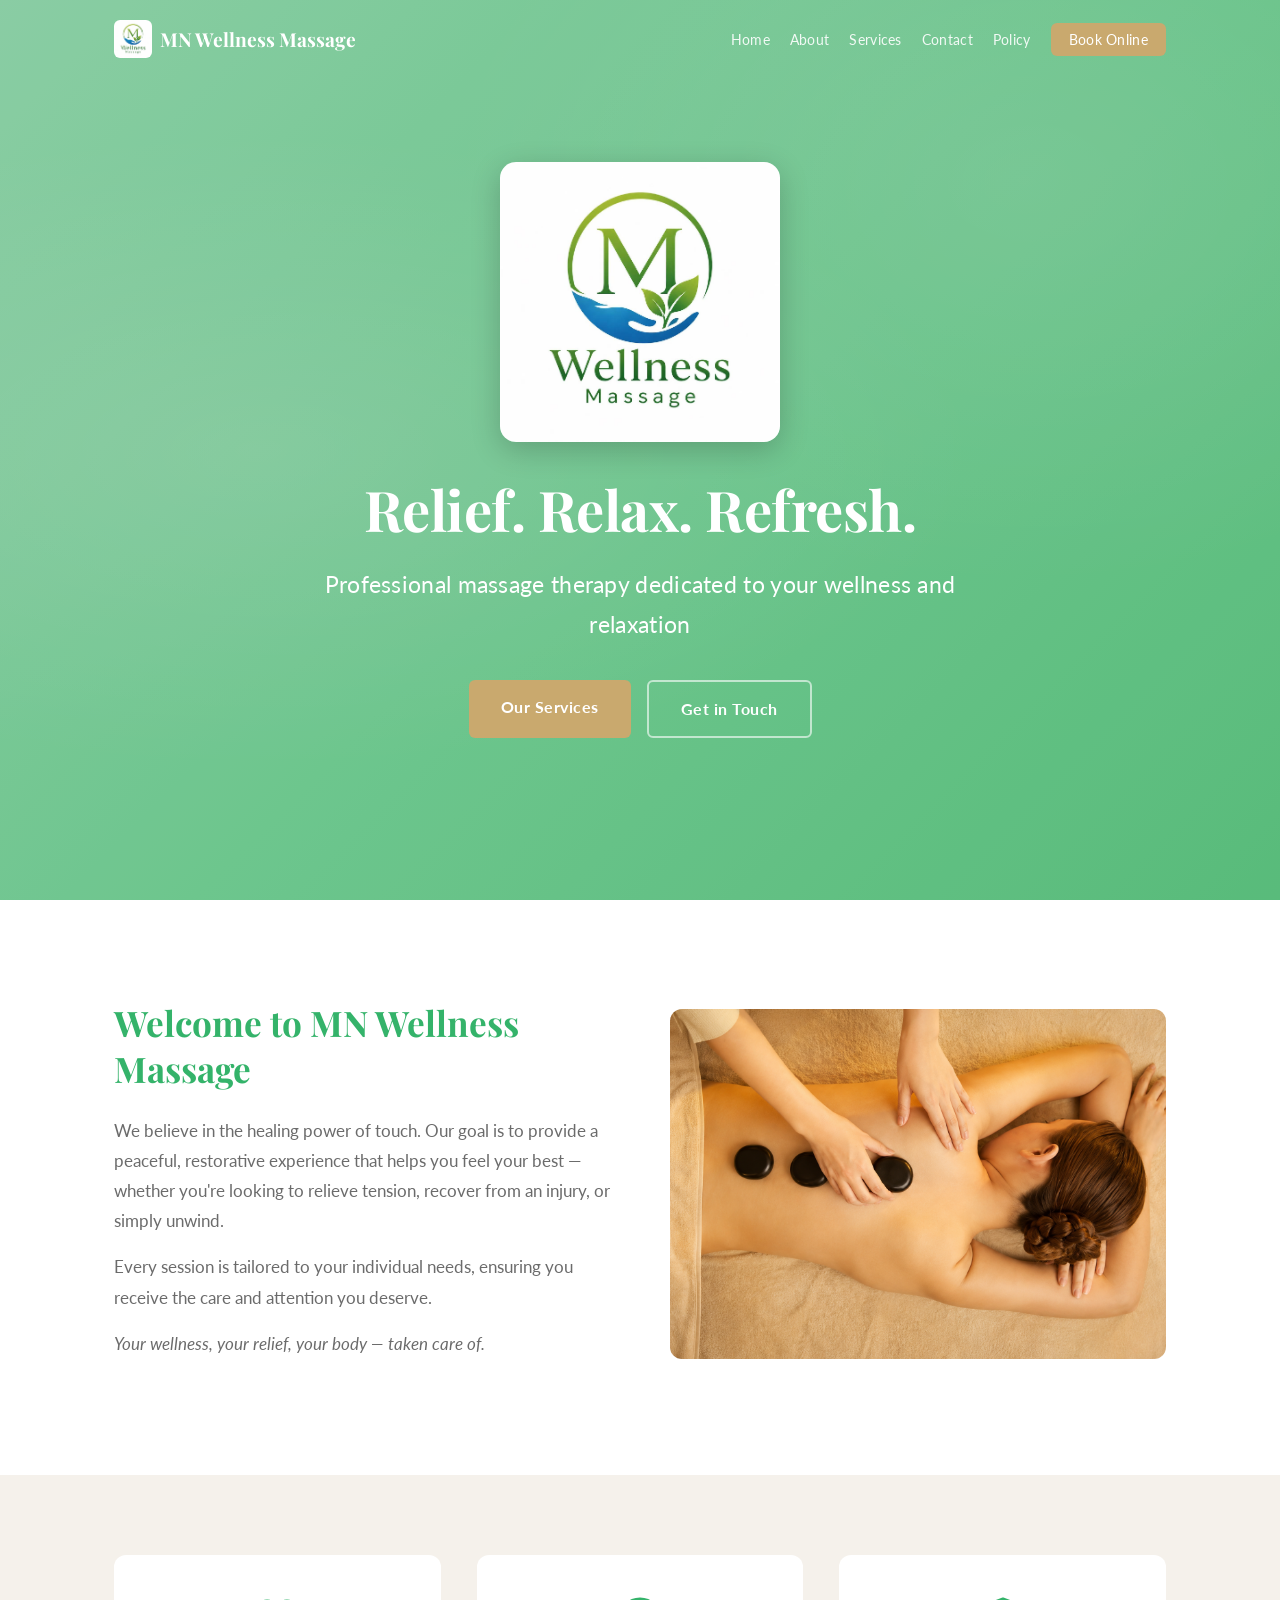
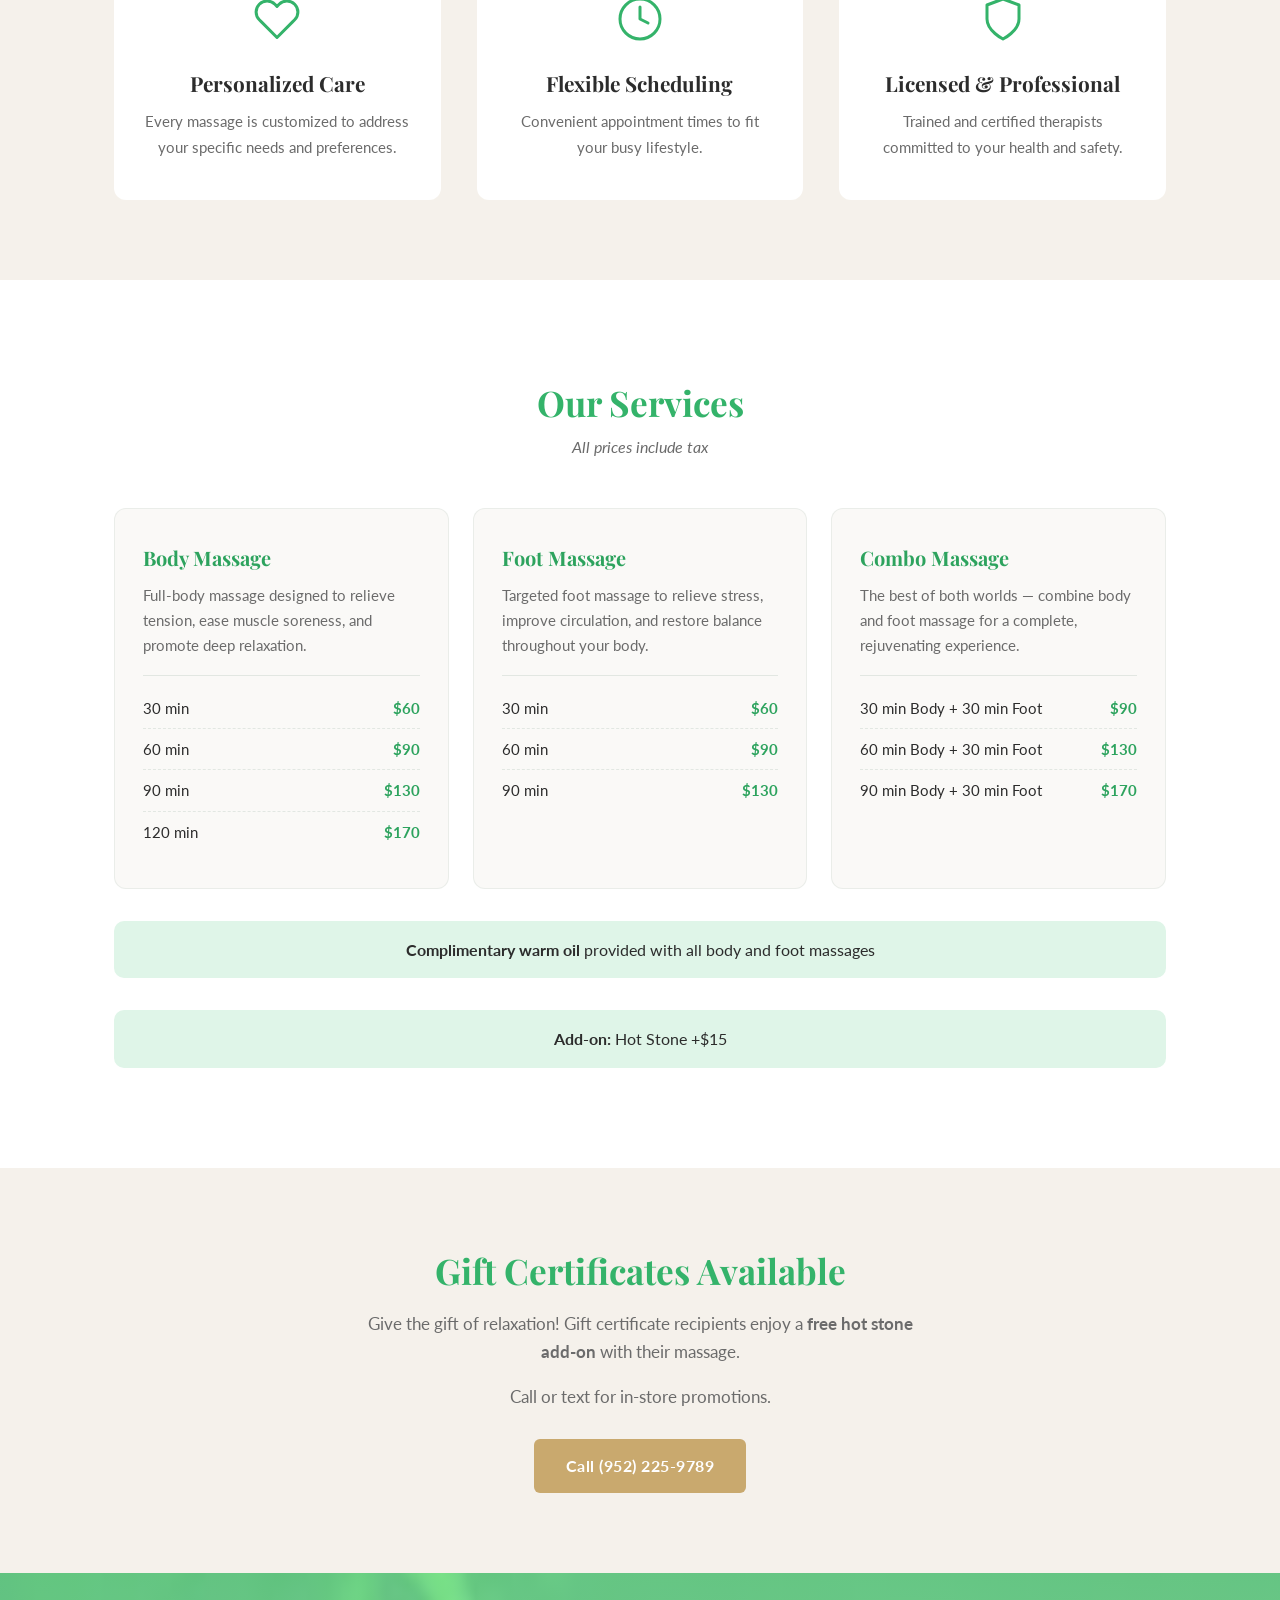
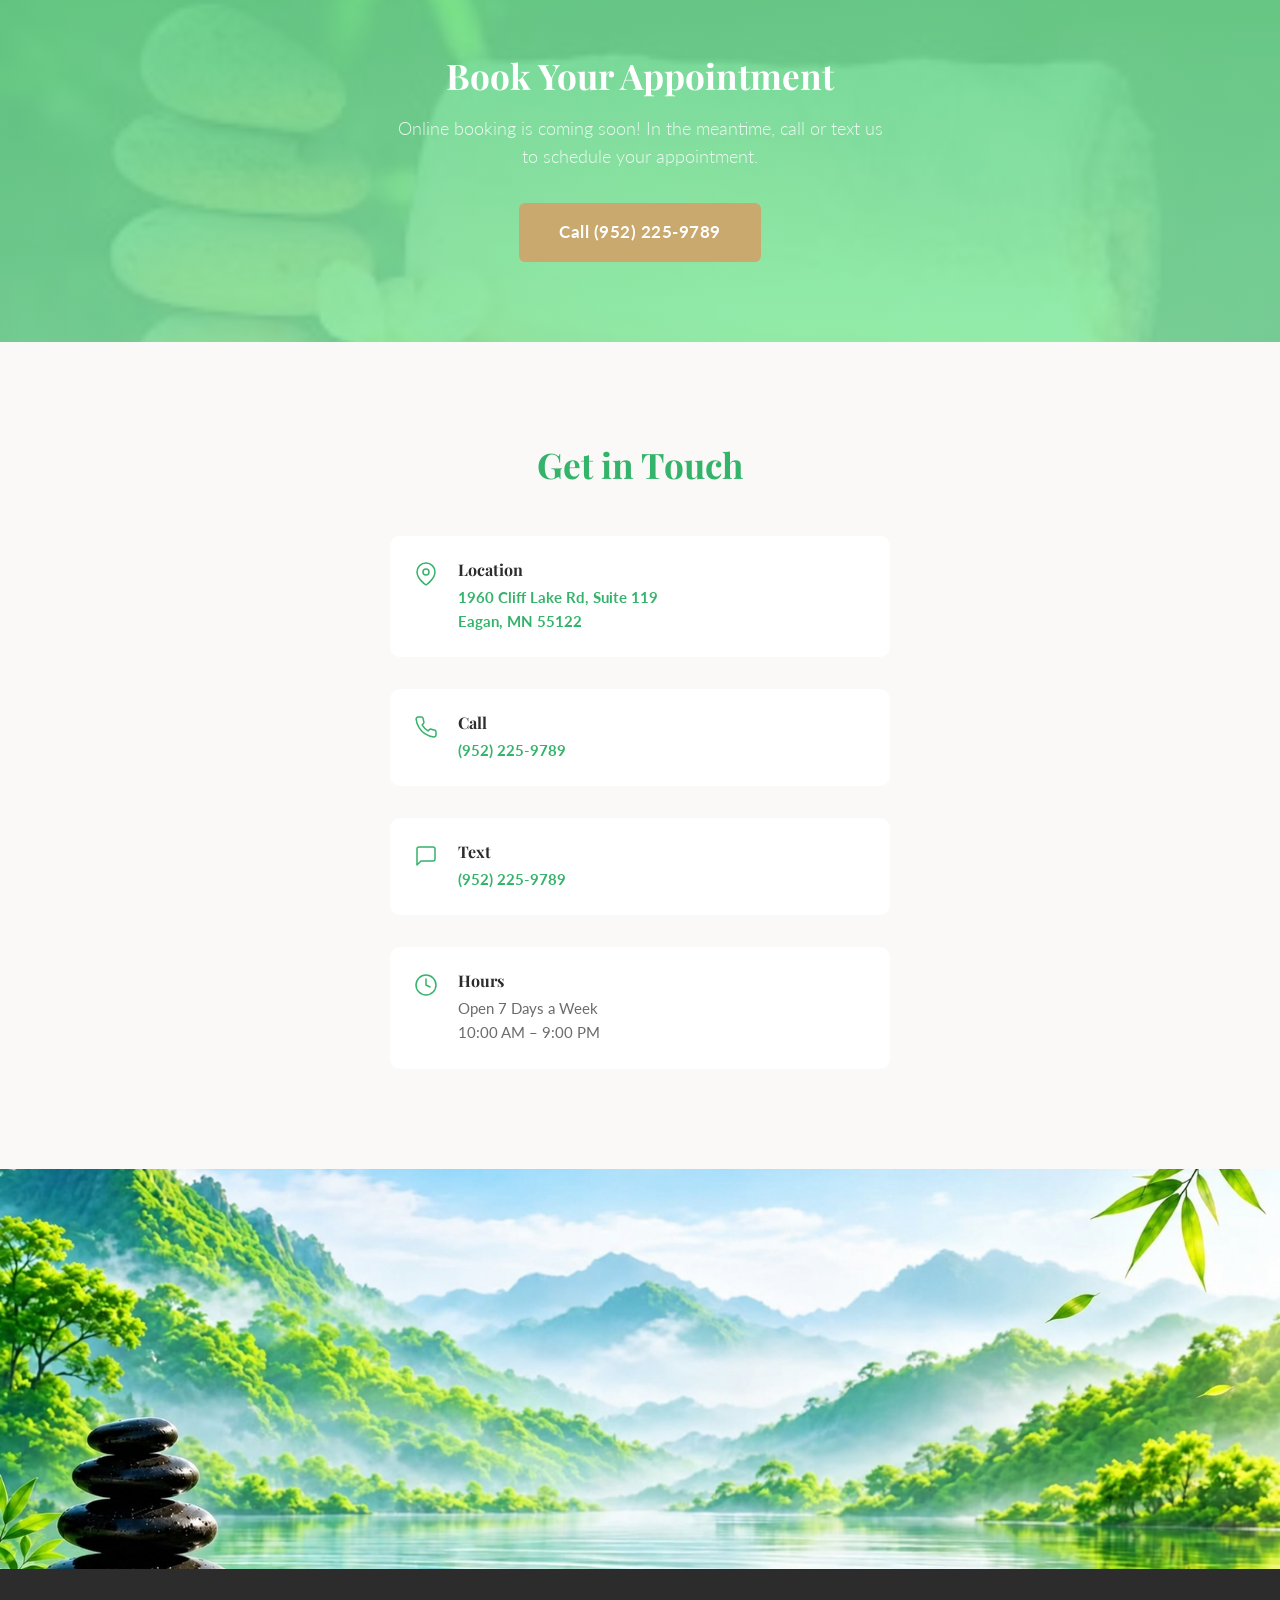
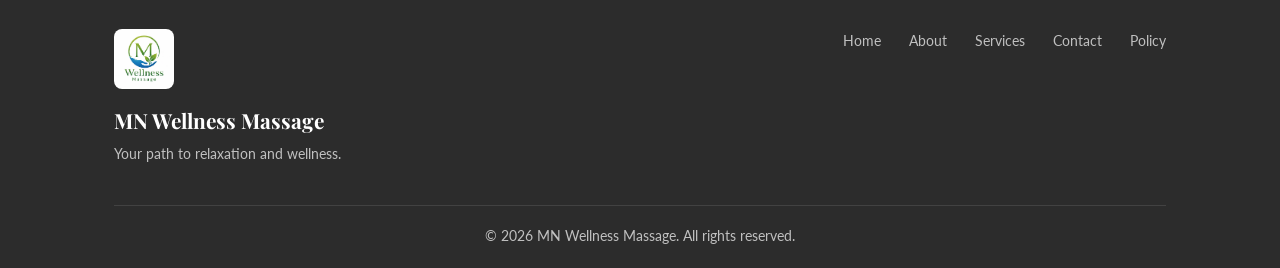
<file: index.html>
<!DOCTYPE html>
<html lang="en">
<head>
  <meta charset="UTF-8">
  <meta name="viewport" content="width=device-width, initial-scale=1.0">
  <title>MN Wellness Massage</title>
  <meta name="description" content="Professional body, foot, and combo massage in Eagan, MN. Open 7 days a week. Call or text (952) 225-9789. Gift certificates available.">
  <link rel="preconnect" href="https://fonts.googleapis.com">
  <link rel="preconnect" href="https://fonts.gstatic.com" crossorigin>
  <link href="https://fonts.googleapis.com/css2?family=Playfair+Display:wght@400;600;700&family=Lato:wght@300;400;700&display=swap" rel="stylesheet">
  <link rel="stylesheet" href="style.css">
</head>
<body>

  <nav class="navbar" id="navbar">
    <div class="nav-container">
      <a href="#" class="nav-logo">
        <img src="images/logo.jpg" alt="Wellness Massage logo" class="nav-logo-img">
        MN Wellness Massage
      </a>
      <button class="nav-toggle" aria-label="Toggle navigation">
        <span></span>
        <span></span>
        <span></span>
      </button>
      <ul class="nav-links">
        <li><a href="#home">Home</a></li>
        <li><a href="#about">About</a></li>
        <li><a href="#services">Services</a></li>
        <li><a href="#contact">Contact</a></li>
        <li><a href="policy.html">Policy</a></li>
        <li><a href="#book" class="nav-cta">Book Online</a></li>
      </ul>
    </div>
  </nav>

  <section class="hero" id="home">
    <div class="hero-overlay"></div>
    <div class="hero-content">
      <img src="images/logo.jpg" alt="Wellness Massage logo" class="hero-logo">
      <h1>Relief. Relax. Refresh.</h1>
      <p>Professional massage therapy dedicated to your wellness and relaxation</p>
      <div class="hero-buttons">
        <a href="#services" class="btn btn-primary">Our Services</a>
        <a href="#contact" class="btn btn-outline">Get in Touch</a>
      </div>
    </div>
  </section>

  <section class="about" id="about">
    <div class="container">
      <div class="about-content">
        <div class="about-text">
          <h2>Welcome to MN Wellness Massage</h2>
          <p>We believe in the healing power of touch. Our goal is to provide a peaceful, restorative experience that helps you feel your best &mdash; whether you're looking to relieve tension, recover from an injury, or simply unwind.</p>
          <p>Every session is tailored to your individual needs, ensuring you receive the care and attention you deserve.</p>
          <p><em>Your wellness, your relief, your body &mdash; taken care of.</em></p>
        </div>
        <div class="about-image">
          <img src="images/mn_stonemassage.png" alt="Hot stone massage therapy">
        </div>
      </div>
    </div>
  </section>

  <section class="features">
    <div class="container">
      <div class="features-grid">
        <div class="feature-card">
          <div class="feature-icon">
            <svg xmlns="http://www.w3.org/2000/svg" viewBox="0 0 24 24" fill="none" stroke="currentColor" stroke-width="1.5" stroke-linecap="round" stroke-linejoin="round" width="48" height="48"><path d="M20.84 4.61a5.5 5.5 0 0 0-7.78 0L12 5.67l-1.06-1.06a5.5 5.5 0 0 0-7.78 7.78l1.06 1.06L12 21.23l7.78-7.78 1.06-1.06a5.5 5.5 0 0 0 0-7.78z"/></svg>
          </div>
          <h3>Personalized Care</h3>
          <p>Every massage is customized to address your specific needs and preferences.</p>
        </div>
        <div class="feature-card">
          <div class="feature-icon">
            <svg xmlns="http://www.w3.org/2000/svg" viewBox="0 0 24 24" fill="none" stroke="currentColor" stroke-width="1.5" stroke-linecap="round" stroke-linejoin="round" width="48" height="48"><circle cx="12" cy="12" r="10"/><path d="M12 6v6l4 2"/></svg>
          </div>
          <h3>Flexible Scheduling</h3>
          <p>Convenient appointment times to fit your busy lifestyle.</p>
        </div>
        <div class="feature-card">
          <div class="feature-icon">
            <svg xmlns="http://www.w3.org/2000/svg" viewBox="0 0 24 24" fill="none" stroke="currentColor" stroke-width="1.5" stroke-linecap="round" stroke-linejoin="round" width="48" height="48"><path d="M12 22s8-4 8-10V5l-8-3-8 3v7c0 6 8 10 8 10z"/></svg>
          </div>
          <h3>Licensed & Professional</h3>
          <p>Trained and certified therapists committed to your health and safety.</p>
        </div>
      </div>
    </div>
  </section>

  <section class="services" id="services">
    <div class="container">
      <h2>Our Services</h2>
      <p class="section-subtitle">All prices include tax</p>
      <div class="services-grid">
        <div class="service-card price-card">
          <h3>Body Massage</h3>
          <p>Full-body massage designed to relieve tension, ease muscle soreness, and promote deep relaxation.</p>
          <div class="price-list">
            <div class="price-line"><span>30 min</span><span class="price">$60</span></div>
            <div class="price-line"><span>60 min</span><span class="price">$90</span></div>
            <div class="price-line"><span>90 min</span><span class="price">$130</span></div>
            <div class="price-line"><span>120 min</span><span class="price">$170</span></div>
          </div>
        </div>
        <div class="service-card price-card">
          <h3>Foot Massage</h3>
          <p>Targeted foot massage to relieve stress, improve circulation, and restore balance throughout your body.</p>
          <div class="price-list">
            <div class="price-line"><span>30 min</span><span class="price">$60</span></div>
            <div class="price-line"><span>60 min</span><span class="price">$90</span></div>
            <div class="price-line"><span>90 min</span><span class="price">$130</span></div>
          </div>
        </div>
        <div class="service-card price-card">
          <h3>Combo Massage</h3>
          <p>The best of both worlds &mdash; combine body and foot massage for a complete, rejuvenating experience.</p>
          <div class="price-list">
            <div class="price-line"><span>30 min Body + 30 min Foot</span><span class="price">$90</span></div>
            <div class="price-line"><span>60 min Body + 30 min Foot</span><span class="price">$130</span></div>
            <div class="price-line"><span>90 min Body + 30 min Foot</span><span class="price">$170</span></div>
          </div>
        </div>
      </div>
      <div class="addon-note">
        <strong>Complimentary warm oil</strong> provided with all body and foot massages
      </div>
      <div class="addon-note">
        <strong>Add-on:</strong> Hot Stone +$15
      </div>
    </div>
  </section>

  <section class="promo" id="promo">
    <div class="container">
      <div class="promo-content">
        <h2>Gift Certificates Available</h2>
        <p>Give the gift of relaxation! Gift certificate recipients enjoy a <strong>free hot stone add-on</strong> with their massage.</p>
        <p>Call or text for in-store promotions.</p>
        <a href="tel:+19522259789" class="btn btn-primary">Call (952) 225-9789</a>
      </div>
    </div>
  </section>

  <section class="booking" id="book">
    <div class="container">
      <div class="booking-content">
        <h2>Book Your Appointment</h2>
        <p>Online booking is coming soon! In the meantime, call or text us to schedule your appointment.</p>
        <a href="tel:+19522259789" class="btn btn-primary">Call (952) 225-9789</a>
      </div>
    </div>
  </section>

  <section class="contact" id="contact">
    <div class="container">
      <h2>Get in Touch</h2>
      <div class="contact-grid">
        <div class="contact-info">
          <div class="contact-item">
            <svg xmlns="http://www.w3.org/2000/svg" viewBox="0 0 24 24" fill="none" stroke="currentColor" stroke-width="1.5" stroke-linecap="round" stroke-linejoin="round" width="24" height="24"><path d="M21 10c0 7-9 13-9 13s-9-6-9-13a9 9 0 0 1 18 0z"/><circle cx="12" cy="10" r="3"/></svg>
            <div>
              <h4>Location</h4>
              <p><a href="https://maps.google.com/?q=1960+Cliff+Lake+Rd+Suite+119+Eagan+MN+55122" target="_blank" rel="noopener">1960 Cliff Lake Rd, Suite 119<br>Eagan, MN 55122</a></p>
            </div>
          </div>
          <div class="contact-item">
            <svg xmlns="http://www.w3.org/2000/svg" viewBox="0 0 24 24" fill="none" stroke="currentColor" stroke-width="1.5" stroke-linecap="round" stroke-linejoin="round" width="24" height="24"><path d="M22 16.92v3a2 2 0 0 1-2.18 2 19.79 19.79 0 0 1-8.63-3.07 19.5 19.5 0 0 1-6-6 19.79 19.79 0 0 1-3.07-8.67A2 2 0 0 1 4.11 2h3a2 2 0 0 1 2 1.72c.127.96.361 1.903.7 2.81a2 2 0 0 1-.45 2.11L8.09 9.91a16 16 0 0 0 6 6l1.27-1.27a2 2 0 0 1 2.11-.45c.907.339 1.85.573 2.81.7A2 2 0 0 1 22 16.92z"/></svg>
            <div>
              <h4>Call</h4>
              <p><a href="tel:+19522259789">(952) 225-9789</a></p>
            </div>
          </div>
          <div class="contact-item">
            <svg xmlns="http://www.w3.org/2000/svg" viewBox="0 0 24 24" fill="none" stroke="currentColor" stroke-width="1.5" stroke-linecap="round" stroke-linejoin="round" width="24" height="24"><path d="M21 15a2 2 0 0 1-2 2H7l-4 4V5a2 2 0 0 1 2-2h14a2 2 0 0 1 2 2z"/></svg>
            <div>
              <h4>Text</h4>
              <p><a href="sms:+19522259789">(952) 225-9789</a></p>
            </div>
          </div>
          <div class="contact-item">
            <svg xmlns="http://www.w3.org/2000/svg" viewBox="0 0 24 24" fill="none" stroke="currentColor" stroke-width="1.5" stroke-linecap="round" stroke-linejoin="round" width="24" height="24"><circle cx="12" cy="12" r="10"/><path d="M12 6v6l4 2"/></svg>
            <div>
              <h4>Hours</h4>
              <p>Open 7 Days a Week<br>10:00 AM &ndash; 9:00 PM</p>
            </div>
          </div>
        </div>
      </div>
    </div>
  </section>

  <section class="nature-banner">
    <img src="images/bottom.jpg" alt="Zen stones and lotus on tranquil water with green mountains">
  </section>

  <footer class="footer">
    <div class="container">
      <div class="footer-content">
        <div class="footer-brand">
          <img src="images/logo.jpg" alt="Wellness Massage logo" class="footer-logo">
          <h3>MN Wellness Massage</h3>
          <p>Your path to relaxation and wellness.</p>
        </div>
        <div class="footer-links">
          <a href="#home">Home</a>
          <a href="#about">About</a>
          <a href="#services">Services</a>
          <a href="#contact">Contact</a>
          <a href="policy.html">Policy</a>
        </div>
      </div>
      <div class="footer-bottom">
        <p>&copy; 2026 MN Wellness Massage. All rights reserved.</p>
      </div>
    </div>
  </footer>

  <script>
    const toggle = document.querySelector('.nav-toggle');
    const links = document.querySelector('.nav-links');
    toggle.addEventListener('click', () => {
      links.classList.toggle('active');
      toggle.classList.toggle('active');
    });

    document.querySelectorAll('.nav-links a').forEach(link => {
      link.addEventListener('click', () => {
        links.classList.remove('active');
        toggle.classList.remove('active');
      });
    });

    window.addEventListener('scroll', () => {
      const navbar = document.getElementById('navbar');
      if (window.scrollY > 50) {
        navbar.classList.add('scrolled');
      } else {
        navbar.classList.remove('scrolled');
      }
    });
  </script>

</body>
</html>
</file>
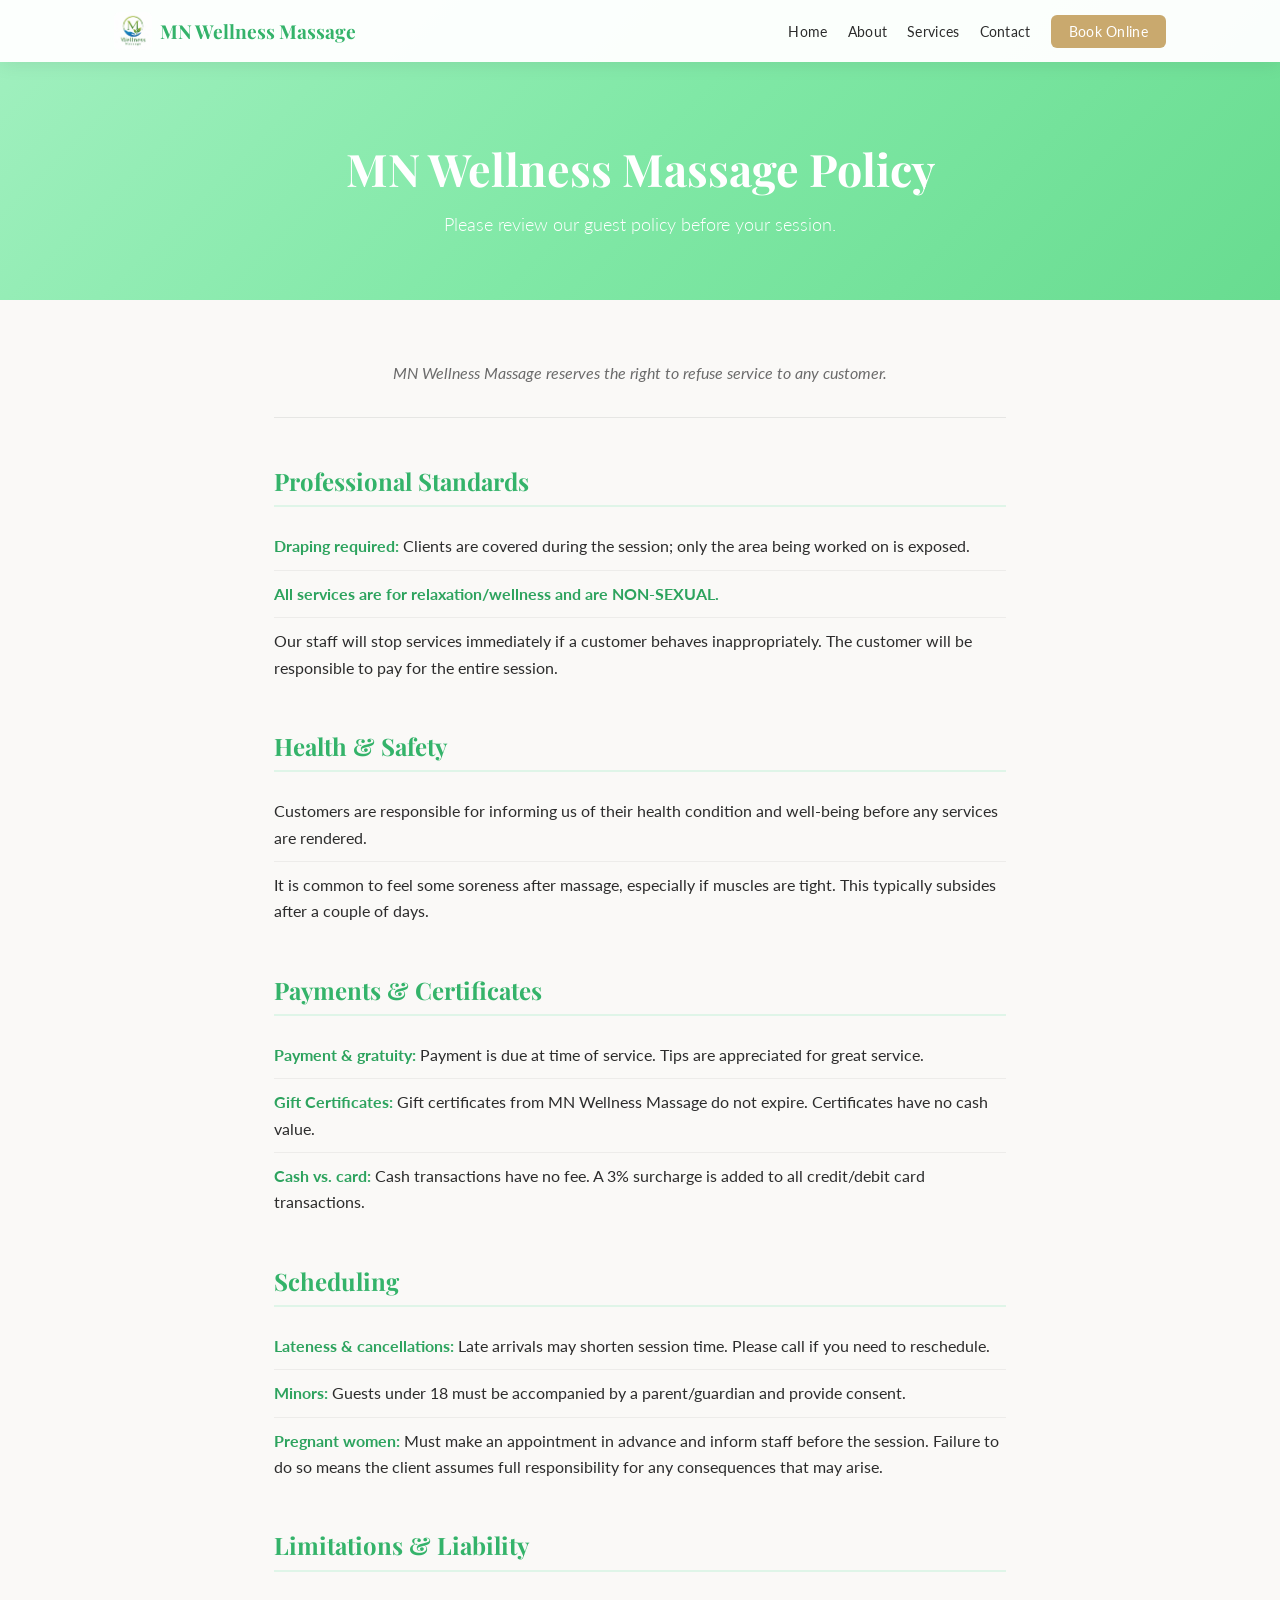
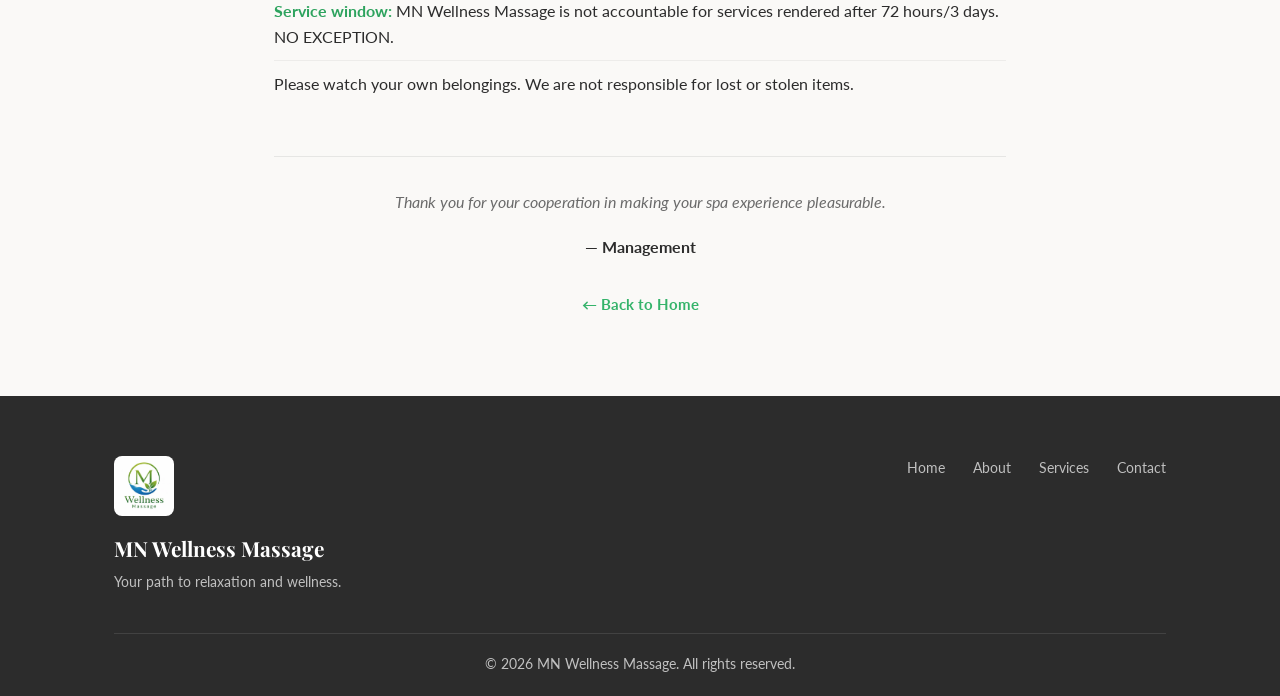
<file: policy.html>
<!DOCTYPE html>
<html lang="en">
<head>
  <meta charset="UTF-8">
  <meta name="viewport" content="width=device-width, initial-scale=1.0">
  <title>Guest Policy | MN Wellness Massage</title>
  <meta name="description" content="Guest policy for MN Wellness Massage in Eagan, MN. Please review before your session.">
  <link rel="preconnect" href="https://fonts.googleapis.com">
  <link rel="preconnect" href="https://fonts.gstatic.com" crossorigin>
  <link href="https://fonts.googleapis.com/css2?family=Playfair+Display:wght@400;600;700&family=Lato:wght@300;400;700&display=swap" rel="stylesheet">
  <link rel="stylesheet" href="style.css">
  <style>
    .policy-hero {
      padding: 140px 0 60px;
      background: linear-gradient(135deg, #a2f0c0 0%, #80e8a6 50%, #68dc90 100%);
      text-align: center;
    }

    .policy-hero h1 {
      font-family: var(--font-heading);
      font-size: 2.8rem;
      color: var(--color-white);
      margin-bottom: 12px;
    }

    .policy-hero p {
      font-size: 1.15rem;
      color: var(--color-white);
      font-weight: 300;
    }

    .policy-content {
      max-width: 780px;
      margin: 0 auto;
      padding: 60px 24px 80px;
    }

    .policy-notice {
      text-align: center;
      font-size: 1rem;
      color: var(--color-text-light);
      font-style: italic;
      margin-bottom: 48px;
      padding-bottom: 32px;
      border-bottom: 1px solid rgba(0, 0, 0, 0.08);
    }

    .policy-section {
      margin-bottom: 40px;
    }

    .policy-section h2 {
      font-family: var(--font-heading);
      font-size: 1.5rem;
      color: var(--color-primary);
      margin-bottom: 16px;
      padding-bottom: 8px;
      border-bottom: 2px solid var(--color-primary-light);
    }

    .policy-section ul {
      list-style: none;
      padding: 0;
    }

    .policy-section ul li {
      padding: 10px 0;
      font-size: 0.97rem;
      color: var(--color-text);
      line-height: 1.7;
      border-bottom: 1px solid rgba(0, 0, 0, 0.05);
    }

    .policy-section ul li:last-child {
      border-bottom: none;
    }

    .policy-section ul li strong {
      color: var(--color-primary-dark);
    }

    .policy-sign-off {
      text-align: center;
      margin-top: 48px;
      padding-top: 32px;
      border-top: 1px solid rgba(0, 0, 0, 0.08);
      font-size: 1rem;
      color: var(--color-text-light);
    }

    .policy-sign-off p {
      margin-bottom: 8px;
    }

    .policy-sign-off .thanks {
      font-style: italic;
      margin-bottom: 20px;
    }

    .policy-sign-off .mgmt {
      font-weight: 700;
      color: var(--color-text);
    }

    .policy-back {
      display: inline-block;
      margin-top: 24px;
      color: var(--color-primary);
      text-decoration: none;
      font-weight: 700;
      font-size: 0.95rem;
      transition: color 0.3s;
    }

    .policy-back:hover {
      color: var(--color-accent);
      text-decoration: underline;
    }

    @media (max-width: 960px) {
      .policy-hero {
        padding: 120px 0 40px;
      }

      .policy-hero h1 {
        font-size: 2rem;
      }

      .policy-content {
        padding: 40px 20px 60px;
      }
    }
  </style>
</head>
<body>

  <nav class="navbar scrolled" id="navbar">
    <div class="nav-container">
      <a href="index.html" class="nav-logo" style="color: var(--color-primary);">
        <img src="images/logo.jpg" alt="Wellness Massage logo" class="nav-logo-img">
        MN Wellness Massage
      </a>
      <button class="nav-toggle" aria-label="Toggle navigation">
        <span></span>
        <span></span>
        <span></span>
      </button>
      <ul class="nav-links">
        <li><a href="index.html">Home</a></li>
        <li><a href="index.html#about">About</a></li>
        <li><a href="index.html#services">Services</a></li>
        <li><a href="index.html#contact">Contact</a></li>
        <li><a href="index.html#book" class="nav-cta">Book Online</a></li>
      </ul>
    </div>
  </nav>

  <section class="policy-hero">
    <div class="container">
      <h1>MN Wellness Massage Policy</h1>
      <p>Please review our guest policy before your session.</p>
    </div>
  </section>

  <div class="policy-content">
    <p class="policy-notice">MN Wellness Massage reserves the right to refuse service to any customer.</p>

    <div class="policy-section">
      <h2>Professional Standards</h2>
      <ul>
        <li><strong>Draping required:</strong> Clients are covered during the session; only the area being worked on is exposed.</li>
        <li><strong>All services are for relaxation/wellness and are NON-SEXUAL.</strong></li>
        <li>Our staff will stop services immediately if a customer behaves inappropriately. The customer will be responsible to pay for the entire session.</li>
      </ul>
    </div>

    <div class="policy-section">
      <h2>Health &amp; Safety</h2>
      <ul>
        <li>Customers are responsible for informing us of their health condition and well-being before any services are rendered.</li>
        <li>It is common to feel some soreness after massage, especially if muscles are tight. This typically subsides after a couple of days.</li>
      </ul>
    </div>

    <div class="policy-section">
      <h2>Payments &amp; Certificates</h2>
      <ul>
        <li><strong>Payment &amp; gratuity:</strong> Payment is due at time of service. Tips are appreciated for great service.</li>
        <li><strong>Gift Certificates:</strong> Gift certificates from MN Wellness Massage do not expire. Certificates have no cash value.</li>
        <li><strong>Cash vs. card:</strong> Cash transactions have no fee. A 3% surcharge is added to all credit/debit card transactions.</li>
      </ul>
    </div>

    <div class="policy-section">
      <h2>Scheduling</h2>
      <ul>
        <li><strong>Lateness &amp; cancellations:</strong> Late arrivals may shorten session time. Please call if you need to reschedule.</li>
        <li><strong>Minors:</strong> Guests under 18 must be accompanied by a parent/guardian and provide consent.</li>
        <li><strong>Pregnant women:</strong> Must make an appointment in advance and inform staff before the session. Failure to do so means the client assumes full responsibility for any consequences that may arise.</li>
      </ul>
    </div>

    <div class="policy-section">
      <h2>Limitations &amp; Liability</h2>
      <ul>
        <li><strong>Service window:</strong> MN Wellness Massage is not accountable for services rendered after 72 hours/3 days. NO EXCEPTION.</li>
        <li>Please watch your own belongings. We are not responsible for lost or stolen items.</li>
      </ul>
    </div>

    <div class="policy-sign-off">
      <p class="thanks">Thank you for your cooperation in making your spa experience pleasurable.</p>
      <p class="mgmt">&mdash; Management</p>
      <a href="index.html" class="policy-back">&larr; Back to Home</a>
    </div>
  </div>

  <footer class="footer">
    <div class="container">
      <div class="footer-content">
        <div class="footer-brand">
          <img src="images/logo.jpg" alt="Wellness Massage logo" class="footer-logo">
          <h3>MN Wellness Massage</h3>
          <p>Your path to relaxation and wellness.</p>
        </div>
        <div class="footer-links">
          <a href="index.html">Home</a>
          <a href="index.html#about">About</a>
          <a href="index.html#services">Services</a>
          <a href="index.html#contact">Contact</a>
        </div>
      </div>
      <div class="footer-bottom">
        <p>&copy; 2026 MN Wellness Massage. All rights reserved.</p>
      </div>
    </div>
  </footer>

  <script>
    const toggle = document.querySelector('.nav-toggle');
    const links = document.querySelector('.nav-links');
    toggle.addEventListener('click', () => {
      links.classList.toggle('active');
      toggle.classList.toggle('active');
    });

    document.querySelectorAll('.nav-links a').forEach(link => {
      link.addEventListener('click', () => {
        links.classList.remove('active');
        toggle.classList.remove('active');
      });
    });
  </script>

</body>
</html>
</file>
<file: style.css>
*,
*::before,
*::after {
  margin: 0;
  padding: 0;
  box-sizing: border-box;
}

:root {
  --color-primary: #34b36a;
  --color-primary-dark: #2da35e;
  --color-primary-light: #dff5e8;
  --color-accent: #c9a96e;
  --color-accent-dark: #b8944f;
  --color-text: #2c2c2c;
  --color-text-light: #6b6b6b;
  --color-bg: #faf9f7;
  --color-white: #ffffff;
  --color-cream: #f5f1eb;
  --font-heading: 'Playfair Display', Georgia, serif;
  --font-body: 'Lato', 'Segoe UI', sans-serif;
}

html {
  scroll-behavior: smooth;
}

body {
  font-family: var(--font-body);
  color: var(--color-text);
  background-color: var(--color-bg);
  line-height: 1.6;
}

.container {
  max-width: 1100px;
  margin: 0 auto;
  padding: 0 24px;
}

h1, h2, h3, h4 {
  font-family: var(--font-heading);
  line-height: 1.3;
}

/* Navbar */
.navbar {
  position: fixed;
  top: 0;
  left: 0;
  right: 0;
  z-index: 1000;
  padding: 20px 0;
  transition: all 0.3s ease;
  background: transparent;
}

.navbar.scrolled {
  background: rgba(255, 255, 255, 0.97);
  box-shadow: 0 2px 20px rgba(0, 0, 0, 0.08);
  padding: 12px 0;
}

.nav-container {
  max-width: 1100px;
  margin: 0 auto;
  padding: 0 24px;
  display: flex;
  justify-content: space-between;
  align-items: center;
}

.nav-logo {
  font-family: var(--font-heading);
  font-size: 1.2rem;
  font-weight: 700;
  color: var(--color-white);
  text-decoration: none;
  transition: color 0.3s;
  display: flex;
  align-items: center;
  gap: 8px;
  white-space: nowrap;
}

.nav-logo-img {
  height: 38px;
  width: auto;
  border-radius: 6px;
}

.navbar.scrolled .nav-logo {
  color: var(--color-primary);
}

.nav-links {
  display: flex;
  list-style: none;
  gap: 20px;
  align-items: center;
}

.nav-links a {
  text-decoration: none;
  color: rgba(255, 255, 255, 0.9);
  font-weight: 400;
  font-size: 0.9rem;
  transition: color 0.3s;
  letter-spacing: 0.3px;
  white-space: nowrap;
}

.navbar.scrolled .nav-links a {
  color: var(--color-text);
}

.nav-links a:hover {
  color: var(--color-accent);
}

.nav-cta {
  background: var(--color-accent);
  color: var(--color-white) !important;
  padding: 8px 18px;
  border-radius: 6px;
  font-size: 0.9rem;
  transition: background 0.3s, transform 0.2s;
}

.nav-cta:hover {
  background: var(--color-accent-dark) !important;
  color: var(--color-white) !important;
  transform: translateY(-1px);
}

.nav-toggle {
  display: none;
  flex-direction: column;
  gap: 5px;
  background: none;
  border: none;
  cursor: pointer;
  padding: 4px;
}

.nav-toggle span {
  width: 24px;
  height: 2px;
  background: var(--color-white);
  transition: all 0.3s;
}

.navbar.scrolled .nav-toggle span {
  background: var(--color-text);
}

/* Hero */
.hero {
  position: relative;
  min-height: 100vh;
  display: flex;
  align-items: center;
  justify-content: center;
  text-align: center;
  background: linear-gradient(135deg, #a2f0c0 0%, #80e8a6 50%, #68dc90 100%);
  overflow: hidden;
}

.hero::before {
  content: '';
  position: absolute;
  top: 0;
  left: 0;
  right: 0;
  bottom: 0;
  background:
    radial-gradient(ellipse at 20% 50%, rgba(255, 255, 255, 0.15) 0%, transparent 50%),
    radial-gradient(ellipse at 80% 20%, rgba(255, 255, 255, 0.12) 0%, transparent 40%);
}

.hero-overlay {
  position: absolute;
  top: 0;
  left: 0;
  right: 0;
  bottom: 0;
  background: rgba(0, 0, 0, 0.15);
}

.hero-content {
  position: relative;
  z-index: 1;
  padding: 0 24px;
  max-width: 700px;
}

.hero-logo {
  width: clamp(180px, 28vw, 280px);
  height: auto;
  border-radius: 16px;
  margin-bottom: 24px;
  box-shadow: 0 8px 30px rgba(0, 0, 0, 0.2);
}

.hero-content h1 {
  font-size: 3.5rem;
  color: var(--color-white);
  margin-bottom: 20px;
  font-weight: 700;
  letter-spacing: -0.5px;
}

.hero-content p {
  font-size: 1.45rem;
  color: var(--color-white);
  margin-bottom: 36px;
  font-weight: 400;
  line-height: 1.7;
  letter-spacing: 0.3px;
}

.hero-buttons {
  display: flex;
  gap: 16px;
  justify-content: center;
  flex-wrap: wrap;
}

/* Buttons */
.btn {
  display: inline-block;
  padding: 14px 32px;
  border-radius: 6px;
  text-decoration: none;
  font-family: var(--font-body);
  font-size: 1rem;
  font-weight: 700;
  letter-spacing: 0.5px;
  transition: all 0.3s ease;
  cursor: pointer;
  border: none;
}

.btn-primary {
  background: var(--color-accent);
  color: var(--color-white);
}

.btn-primary:hover {
  background: var(--color-accent-dark);
  transform: translateY(-2px);
  box-shadow: 0 4px 15px rgba(201, 169, 110, 0.4);
}

.btn-outline {
  background: transparent;
  color: var(--color-white);
  border: 2px solid rgba(255, 255, 255, 0.6);
}

.btn-outline:hover {
  background: rgba(255, 255, 255, 0.1);
  border-color: var(--color-white);
  transform: translateY(-2px);
}

/* About */
.about {
  padding: 100px 0;
  background: var(--color-white);
}

.about-content {
  display: grid;
  grid-template-columns: 1fr 1fr;
  gap: 60px;
  align-items: center;
}

.about-text h2 {
  font-size: 2.2rem;
  color: var(--color-primary);
  margin-bottom: 24px;
}

.about-text p {
  font-size: 1.05rem;
  color: var(--color-text-light);
  margin-bottom: 16px;
  line-height: 1.8;
}

.about-image img {
  width: 100%;
  height: 350px;
  object-fit: cover;
  border-radius: 12px;
}

/* Features */
.features {
  padding: 80px 0;
  background: var(--color-cream);
}

.features-grid {
  display: grid;
  grid-template-columns: repeat(3, 1fr);
  gap: 36px;
}

.feature-card {
  text-align: center;
  padding: 40px 28px;
  background: var(--color-white);
  border-radius: 12px;
  transition: transform 0.3s, box-shadow 0.3s;
}

.feature-card:hover {
  transform: translateY(-4px);
  box-shadow: 0 12px 30px rgba(0, 0, 0, 0.08);
}

.feature-icon {
  color: var(--color-primary);
  margin-bottom: 20px;
}

.feature-card h3 {
  font-size: 1.3rem;
  margin-bottom: 12px;
  color: var(--color-text);
}

.feature-card p {
  font-size: 0.95rem;
  color: var(--color-text-light);
  line-height: 1.7;
}

/* Services */
.services {
  padding: 100px 0;
  background: var(--color-white);
}

.services h2 {
  text-align: center;
  font-size: 2.2rem;
  color: var(--color-primary);
  margin-bottom: 8px;
}

.section-subtitle {
  text-align: center;
  color: var(--color-text-light);
  font-size: 1rem;
  margin-bottom: 48px;
  font-style: italic;
}

.services-grid {
  display: grid;
  grid-template-columns: repeat(3, 1fr);
  gap: 24px;
}

.service-card {
  padding: 36px 28px;
  background: var(--color-bg);
  border-radius: 12px;
  border: 1px solid rgba(91, 126, 107, 0.1);
  transition: transform 0.3s, box-shadow 0.3s;
}

.service-card:hover {
  transform: translateY(-3px);
  box-shadow: 0 8px 25px rgba(0, 0, 0, 0.06);
  border-color: var(--color-primary-light);
}

.service-card h3 {
  font-size: 1.25rem;
  color: var(--color-primary-dark);
  margin-bottom: 12px;
}

.service-card p {
  font-size: 0.93rem;
  color: var(--color-text-light);
  line-height: 1.7;
  margin-bottom: 16px;
}

.service-price {
  font-size: 0.85rem;
  font-weight: 700;
  color: var(--color-accent);
  text-transform: uppercase;
  letter-spacing: 1px;
}

/* Price list inside service cards */
.price-list {
  margin-top: 16px;
  border-top: 1px solid rgba(91, 126, 107, 0.15);
  padding-top: 12px;
}

.price-line {
  display: flex;
  justify-content: space-between;
  padding: 8px 0;
  border-bottom: 1px dashed rgba(91, 126, 107, 0.15);
  font-size: 0.95rem;
  color: var(--color-text);
}

.price-line:last-child {
  border-bottom: none;
}

.price {
  font-weight: 700;
  color: var(--color-primary-dark);
}

.addon-note {
  text-align: center;
  margin-top: 32px;
  padding: 16px 24px;
  background: var(--color-primary-light);
  border-radius: 10px;
  font-size: 1rem;
  color: var(--color-text);
}

/* Promo / Gift Certificates */
.promo {
  padding: 80px 0;
  background: var(--color-cream);
  text-align: center;
}

.promo-content h2 {
  font-size: 2.2rem;
  color: var(--color-primary);
  margin-bottom: 16px;
}

.promo-content p {
  font-size: 1.05rem;
  color: var(--color-text-light);
  margin-bottom: 16px;
  max-width: 550px;
  margin-left: auto;
  margin-right: auto;
  line-height: 1.7;
}

.promo .btn-primary {
  margin-top: 12px;
}

/* Booking */
.booking {
  padding: 80px 0;
  background: linear-gradient(rgba(104, 220, 144, 0.85), rgba(128, 232, 166, 0.85)), url('images/lighttowel.png') center center / cover no-repeat;
  text-align: center;
}

.booking-content h2 {
  font-size: 2.2rem;
  color: var(--color-white);
  margin-bottom: 16px;
}

.booking-content p {
  font-size: 1.1rem;
  color: rgba(255, 255, 255, 0.85);
  margin-bottom: 32px;
  max-width: 500px;
  margin-left: auto;
  margin-right: auto;
  font-weight: 300;
}

.booking .btn-primary {
  padding: 16px 40px;
  font-size: 1.05rem;
}

/* Contact */
.contact {
  padding: 100px 0;
  background: var(--color-bg);
}

.contact h2 {
  text-align: center;
  font-size: 2.2rem;
  color: var(--color-primary);
  margin-bottom: 48px;
}

.contact-grid {
  display: flex;
  justify-content: center;
}

.contact-info {
  display: flex;
  flex-direction: column;
  gap: 32px;
  max-width: 500px;
  width: 100%;
}

.contact-item {
  display: flex;
  gap: 20px;
  align-items: flex-start;
  padding: 24px;
  background: var(--color-white);
  border-radius: 10px;
}

.contact-item svg {
  color: var(--color-primary);
  flex-shrink: 0;
  margin-top: 2px;
}

.contact-item h4 {
  font-size: 1rem;
  margin-bottom: 4px;
  color: var(--color-text);
}

.contact-item p {
  font-size: 0.95rem;
  color: var(--color-text-light);
  line-height: 1.6;
}

.contact-item em {
  color: var(--color-accent);
  font-style: italic;
}

.contact-item a {
  color: var(--color-primary);
  text-decoration: none;
  font-weight: 700;
}

.contact-item a:hover {
  text-decoration: underline;
}

/* Nature Banner */
.nature-banner {
  width: 100%;
  overflow: hidden;
  background: var(--color-primary-light);
}

.nature-banner img {
  width: 100%;
  height: auto;
  display: block;
  object-fit: contain;
  max-height: 450px;
}

@media (min-width: 961px) {
  .nature-banner img {
    height: 400px;
    object-fit: cover;
    object-position: center 60%;
  }
}

/* Footer */
.footer {
  background: #2c2c2c;
  color: rgba(255, 255, 255, 0.7);
  padding: 60px 0 0;
}

.footer-content {
  display: flex;
  justify-content: space-between;
  align-items: flex-start;
  padding-bottom: 40px;
  border-bottom: 1px solid rgba(255, 255, 255, 0.1);
}

.footer-logo {
  height: 60px;
  width: auto;
  border-radius: 8px;
  margin-bottom: 12px;
}

.footer-brand h3 {
  font-size: 1.3rem;
  color: var(--color-white);
  margin-bottom: 8px;
}

.footer-brand p {
  font-size: 0.9rem;
}

.footer-links {
  display: flex;
  gap: 28px;
}

.footer-links a {
  color: rgba(255, 255, 255, 0.7);
  text-decoration: none;
  font-size: 0.9rem;
  transition: color 0.3s;
}

.footer-links a:hover {
  color: var(--color-accent);
}

.footer-bottom {
  padding: 20px 0;
  text-align: center;
  font-size: 0.85rem;
}

/* Tablet / small desktop */
@media (max-width: 1200px) and (min-width: 961px) {
  .nav-logo {
    font-size: 1.05rem;
  }

  .nav-logo-img {
    height: 32px;
  }

  .nav-links {
    gap: 14px;
  }

  .nav-links a {
    font-size: 0.85rem;
  }

  .nav-cta {
    padding: 7px 14px;
    font-size: 0.85rem;
  }
}

/* Mobile */
@media (max-width: 960px) {
  .nav-toggle {
    display: flex;
  }

  .nav-links {
    position: fixed;
    top: 0;
    right: -100%;
    height: 100vh;
    width: 280px;
    flex-direction: column;
    background: var(--color-white);
    padding: 80px 40px 40px;
    gap: 24px;
    transition: right 0.3s ease;
    box-shadow: -5px 0 30px rgba(0, 0, 0, 0.1);
  }

  .nav-links.active {
    right: 0;
  }

  .nav-links a {
    color: var(--color-text) !important;
    font-size: 1.1rem;
  }

  .nav-toggle.active span:nth-child(1) {
    transform: rotate(45deg) translate(5px, 5px);
  }

  .nav-toggle.active span:nth-child(2) {
    opacity: 0;
  }

  .nav-toggle.active span:nth-child(3) {
    transform: rotate(-45deg) translate(5px, -5px);
  }

  .hero-content h1 {
    font-size: 2.4rem;
  }

  .hero-content p {
    font-size: 1.05rem;
  }

  .about-content {
    grid-template-columns: 1fr;
    gap: 40px;
  }

  .about-text {
    text-align: center;
  }

  .features-grid {
    grid-template-columns: 1fr;
    gap: 20px;
  }

  .services-grid {
    grid-template-columns: 1fr;
  }

  .footer-content {
    flex-direction: column;
    gap: 24px;
    text-align: center;
  }

  .footer-links {
    justify-content: center;
  }
}

@media (max-width: 480px) {
  .hero-content h1 {
    font-size: 2rem;
  }

  .hero-buttons {
    flex-direction: column;
    align-items: center;
  }
}
</file>
